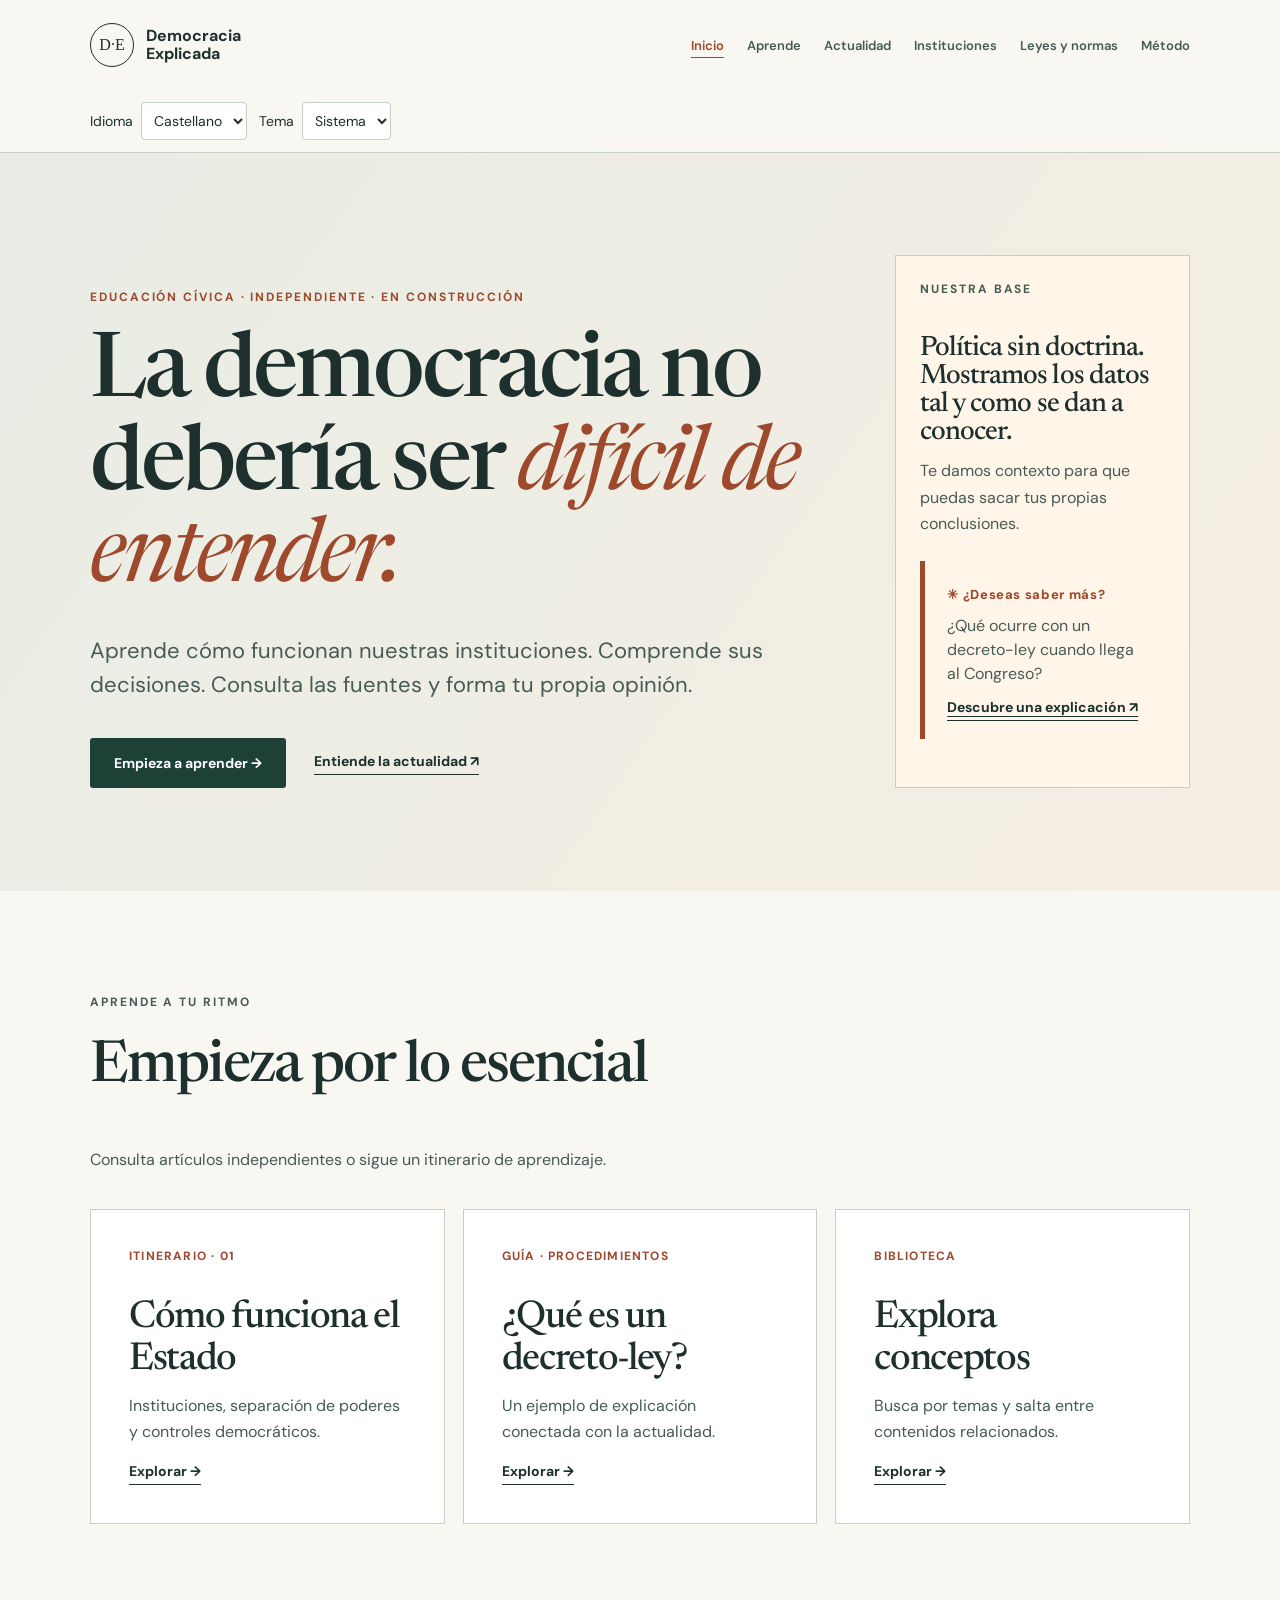
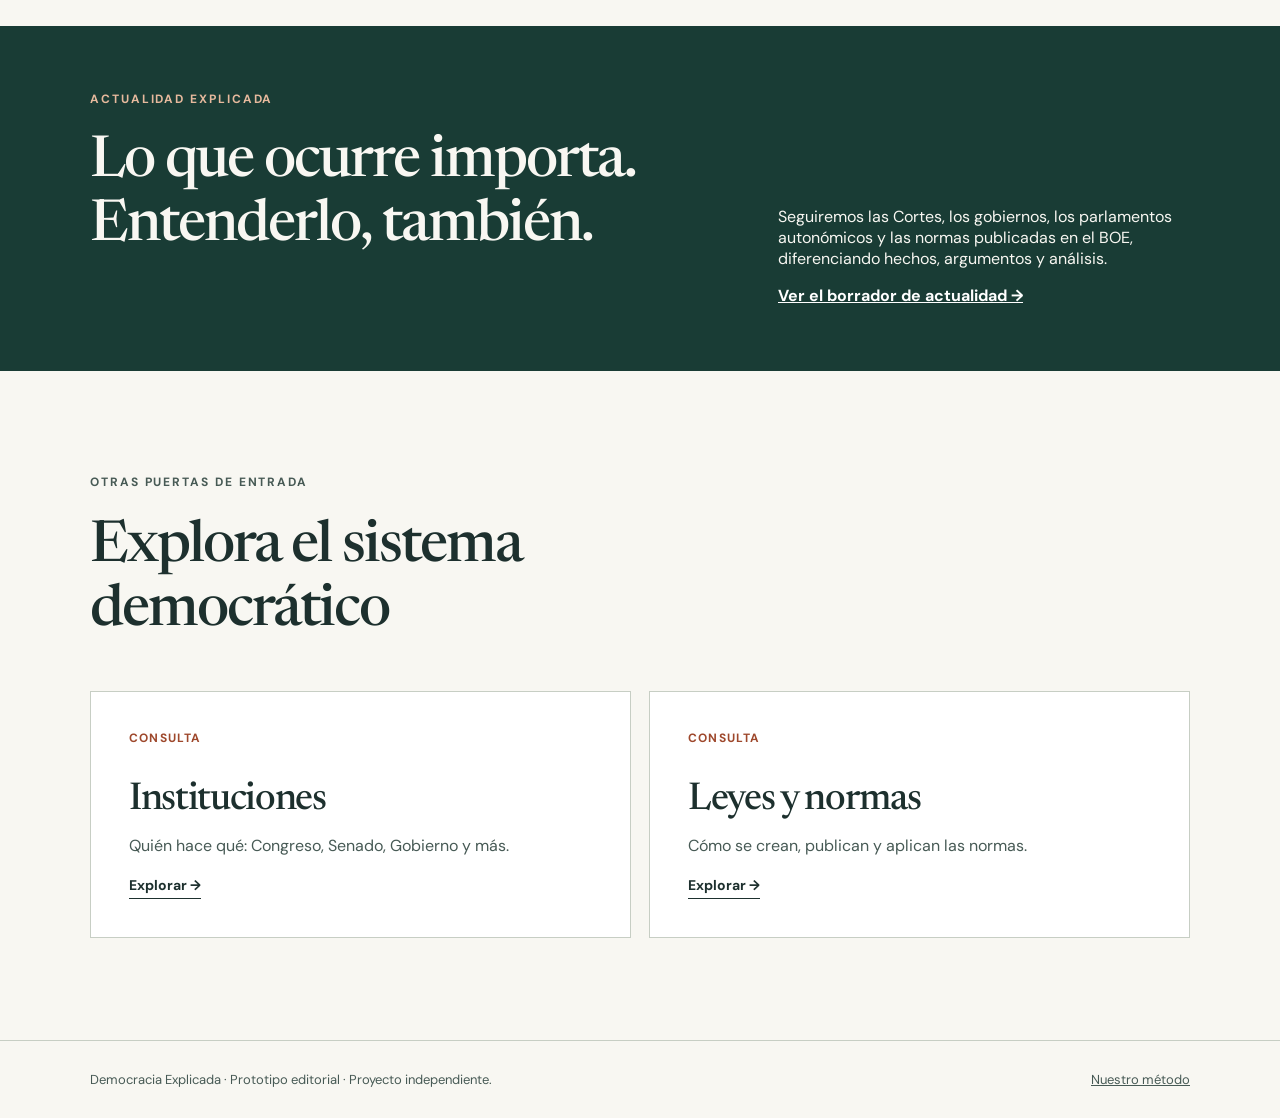
<file: index.html>
<!doctype html>
<html lang="es">
  <head>
    <meta charset="utf-8" />
    <meta name="viewport" content="width=device-width, initial-scale=1" />
    <meta
      name="description"
      content="Aprende cómo funciona la democracia española y comprende la actualidad con contexto."
    />
    <title>Inicio · Democracia Explicada</title>
    <link rel="stylesheet" href="assets/styles.css" />
    <link rel="stylesheet" href="assets/prototype.css" />
    <link rel="stylesheet" href="assets/preferences.css" />
    <script src="assets/theme.js"></script>
    <script defer src="assets/locales.js"></script>
    <script defer src="assets/preferences.js"></script>
  </head>
  <body>
    <a class="skip" href="#contenido" data-i18n="skip">Saltar al contenido</a>
    <header class="site-header">
      <div class="container header-inner">
        <a class="brand" href=""
          ><span class="mark">D·E</span
          ><span>Democracia<br />Explicada</span></a
        >
        <nav aria-label="Navegación principal">
          <a href="" aria-current="page" data-i18n="home">Inicio</a
          ><a href="aprende/" data-i18n="learn">Aprende</a
          ><a href="actualidad/" data-i18n="news">Actualidad</a
          ><a href="instituciones/" data-i18n="institutions">Instituciones</a
          ><a href="normas/" data-i18n="laws">Leyes y normas</a
          ><a href="metodo/" data-i18n="method">Método</a>
        </nav>
      </div>
      <div class="container preferences" lang="es">
        <label
          ><span data-i18n="language">Idioma</span
          ><select id="language">
            <option value="es" lang="es">Castellano</option>
            <option value="ca" lang="ca">Català</option>
            <option value="gl" lang="gl">Galego</option>
            <option value="eu" lang="eu">Euskara</option>
            <option value="ca-valencia" lang="ca-valencia">Valencià</option>
            <option value="en" lang="en">English</option>
          </select></label
        ><label
          ><span data-i18n="theme">Tema</span
          ><select id="theme">
            <option value="system" data-i18n="system">Sistema</option>
            <option value="light" data-i18n="light">Claro</option>
            <option value="dark" data-i18n="dark">Oscuro</option>
          </select></label
        >
      </div>
    </header>
    <div class="translation-notice" role="status" hidden></div>
    <main id="contenido" lang="es">
      <section class="hero">
        <div class="container hero-grid">
          <div>
            <p class="eyebrow">
              Educación cívica · Independiente · En construcción
            </p>
            <h1>La democracia no debería ser <em>difícil de entender.</em></h1>
            <p class="lead">
              Aprende cómo funcionan nuestras instituciones. Comprende sus
              decisiones. Consulta las fuentes y forma tu propia opinión.
            </p>
            <div class="actions">
              <a class="button" href="./aprende/">Empieza a aprender →</a
              ><a class="text-link" href="./actualidad/"
                >Entiende la actualidad ↗</a
              >
            </div>
          </div>
          <aside class="aside">
            <p class="eyebrow">Nuestra base</p>
            <h2>
              Política sin doctrina. Mostramos los datos tal y como se dan a
              conocer.
            </h2>
            <p>
              Te damos contexto para que puedas sacar tus propias conclusiones.
            </p>
            <aside class="know-more">
              <span class="know-label">✳ ¿Deseas saber más?</span>
              <p>¿Qué ocurre con un decreto-ley cuando llega al Congreso?</p>
              <a href="./aprende/decreto-ley/">Descubre una explicación ↗</a>
            </aside>
          </aside>
        </div>
      </section>
      <section class="section">
        <div class="container">
          <div class="section-heading">
            <p class="eyebrow">Aprende a tu ritmo</p>
            <h2>Empieza por lo esencial</h2>
            <p>
              Consulta artículos independientes o sigue un itinerario de
              aprendizaje.
            </p>
          </div>
          <div class="cards three">
            <article class="card">
              <span class="card-index">Itinerario · 01</span>
              <h3>Cómo funciona el Estado</h3>
              <p>
                Instituciones, separación de poderes y controles democráticos.
              </p>
              <a href="./aprende/">Explorar →</a>
            </article>
            <article class="card">
              <span class="card-index">Guía · Procedimientos</span>
              <h3>¿Qué es un decreto-ley?</h3>
              <p>Un ejemplo de explicación conectada con la actualidad.</p>
              <a href="./aprende/decreto-ley/">Explorar →</a>
            </article>
            <article class="card">
              <span class="card-index">Biblioteca</span>
              <h3>Explora conceptos</h3>
              <p>Busca por temas y salta entre contenidos relacionados.</p>
              <a href="./aprende/">Explorar →</a>
            </article>
          </div>
        </div>
      </section>
      <section class="band">
        <div class="container band-inner">
          <div>
            <p class="eyebrow">Actualidad explicada</p>
            <h2>Lo que ocurre importa. Entenderlo, también.</h2>
          </div>
          <div>
            <p>
              Seguiremos las Cortes, los gobiernos, los parlamentos autonómicos
              y las normas publicadas en el BOE, diferenciando hechos,
              argumentos y análisis.
            </p>
            <a class="light-link" href="./actualidad/"
              >Ver el borrador de actualidad →</a
            >
          </div>
        </div>
      </section>
      <section class="section">
        <div class="container">
          <div class="section-heading">
            <p class="eyebrow">Otras puertas de entrada</p>
            <h2>Explora el sistema democrático</h2>
          </div>
          <div class="cards">
            <article class="card">
              <span class="card-index">Consulta</span>
              <h3>Instituciones</h3>
              <p>Quién hace qué: Congreso, Senado, Gobierno y más.</p>
              <a href="./instituciones/">Explorar →</a>
            </article>
            <article class="card">
              <span class="card-index">Consulta</span>
              <h3>Leyes y normas</h3>
              <p>Cómo se crean, publican y aplican las normas.</p>
              <a href="./normas/">Explorar →</a>
            </article>
          </div>
        </div>
      </section>
    </main>
    <footer class="site-footer">
      <div class="container footer-inner">
        <p>
          Democracia Explicada · Prototipo editorial · Proyecto independiente.
        </p>
        <a href="metodo/" data-i18n="ourMethod">Nuestro método</a>
      </div>
    </footer>
  </body>
</html>
</file>
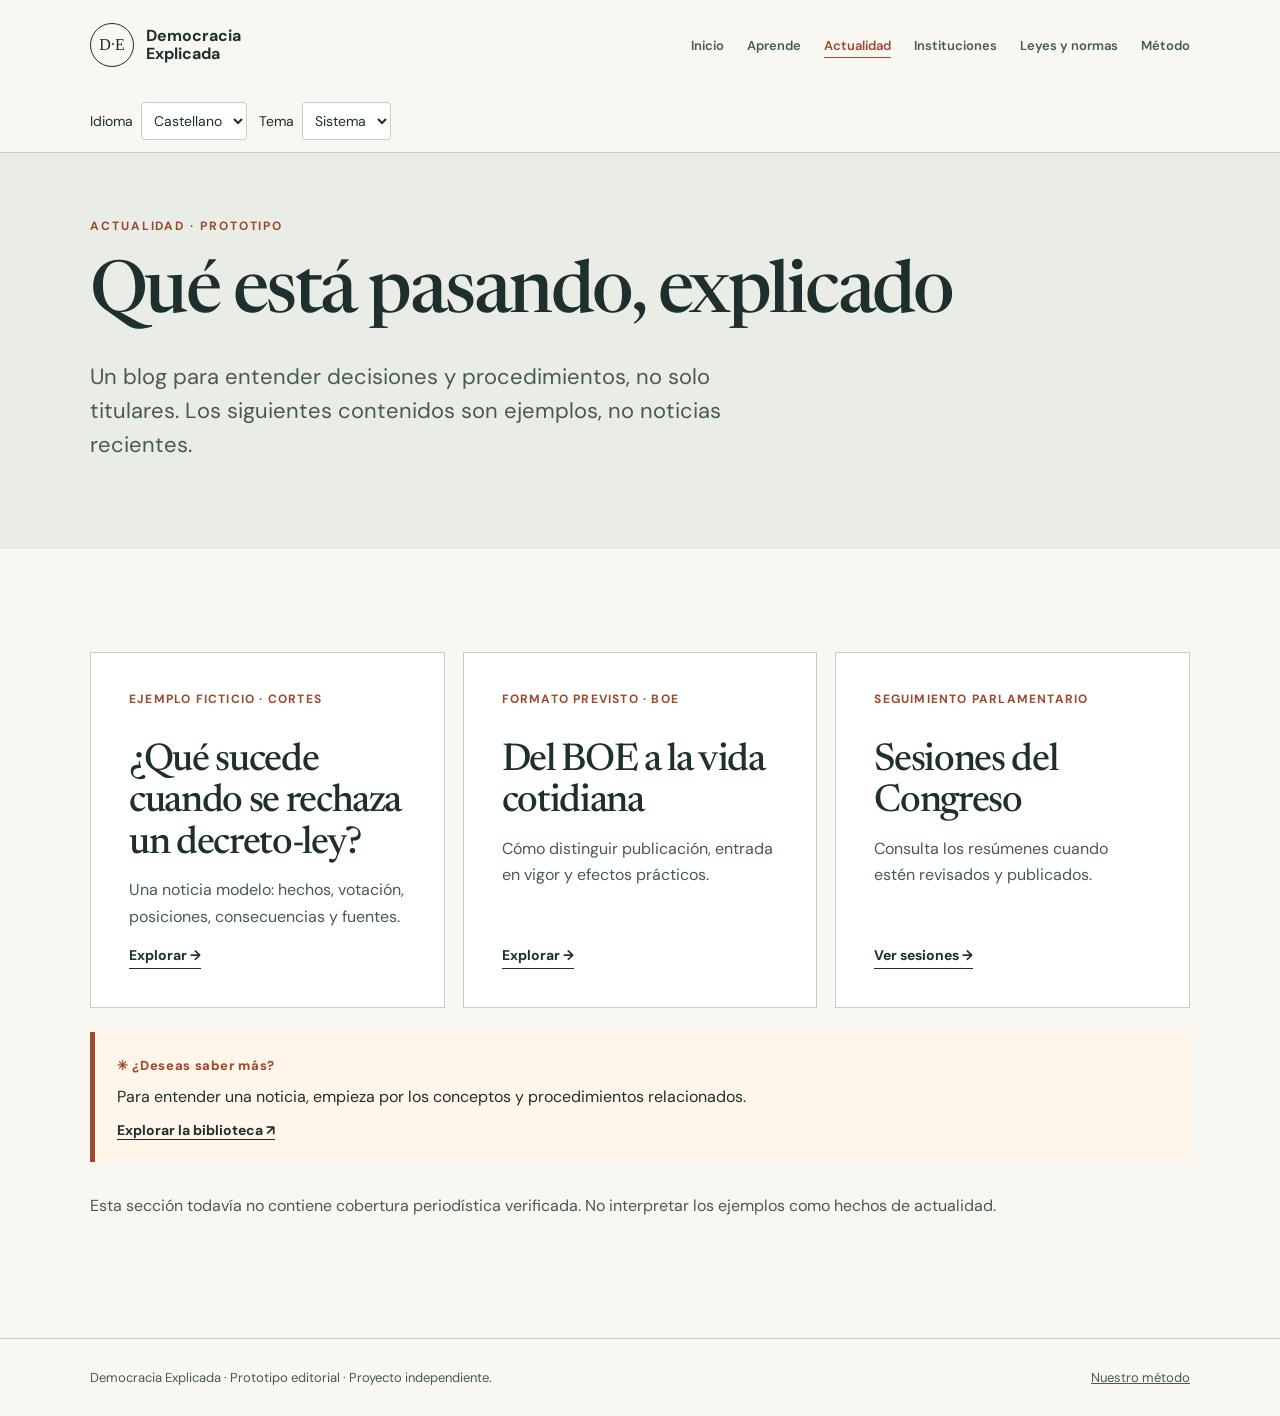
<file: actualidad/index.html>
<!doctype html>
<html lang="es">
  <head>
    <meta charset="utf-8" />
    <meta name="viewport" content="width=device-width, initial-scale=1" />
    <meta
      name="description"
      content="Borrador del blog de actualidad política y legislativa."
    />
    <title>Actualidad · Democracia Explicada</title>
    <link rel="stylesheet" href="../assets/styles.css" />
    <link rel="stylesheet" href="../assets/prototype.css" />
    <link rel="stylesheet" href="../assets/preferences.css" />
    <script src="../assets/theme.js"></script>
    <script defer src="../assets/locales.js"></script>
    <script defer src="../assets/preferences.js"></script>
  </head>
  <body>
    <a class="skip" href="#contenido" data-i18n="skip">Saltar al contenido</a>
    <header class="site-header">
      <div class="container header-inner">
        <a class="brand" href="../"
          ><span class="mark">D·E</span
          ><span>Democracia<br />Explicada</span></a
        >
        <nav aria-label="Navegación principal">
          <a href="../" data-i18n="home">Inicio</a
          ><a href="../aprende/" data-i18n="learn">Aprende</a
          ><a href="../actualidad/" aria-current="page" data-i18n="news"
            >Actualidad</a
          ><a href="../instituciones/" data-i18n="institutions">Instituciones</a
          ><a href="../normas/" data-i18n="laws">Leyes y normas</a
          ><a href="../metodo/" data-i18n="method">Método</a>
        </nav>
      </div>
      <div class="container preferences" lang="es">
        <label
          ><span data-i18n="language">Idioma</span
          ><select id="language">
            <option value="es" lang="es">Castellano</option>
            <option value="ca" lang="ca">Català</option>
            <option value="gl" lang="gl">Galego</option>
            <option value="eu" lang="eu">Euskara</option>
            <option value="ca-valencia" lang="ca-valencia">Valencià</option>
            <option value="en" lang="en">English</option>
          </select></label
        ><label
          ><span data-i18n="theme">Tema</span
          ><select id="theme">
            <option value="system" data-i18n="system">Sistema</option>
            <option value="light" data-i18n="light">Claro</option>
            <option value="dark" data-i18n="dark">Oscuro</option>
          </select></label
        >
      </div>
    </header>
    <div class="translation-notice" role="status" hidden></div>
    <main id="contenido" lang="es">
      <section class="page-intro compact">
        <div class="container">
          <p class="eyebrow">Actualidad · Prototipo</p>
          <h1>Qué está pasando, explicado</h1>
          <p class="lead">
            Un blog para entender decisiones y procedimientos, no solo
            titulares. Los siguientes contenidos son ejemplos, no noticias
            recientes.
          </p>
        </div>
      </section>
      <section class="section">
        <div class="container">
          <div class="cards three">
            <article class="card">
              <span class="card-index">Ejemplo ficticio · Cortes</span>
              <h3>¿Qué sucede cuando se rechaza un decreto-ley?</h3>
              <p>
                Una noticia modelo: hechos, votación, posiciones, consecuencias
                y fuentes.
              </p>
              <a href="../aprende/decreto-ley/">Explorar →</a>
            </article>
            <article class="card">
              <span class="card-index">Formato previsto · BOE</span>
              <h3>Del BOE a la vida cotidiana</h3>
              <p>
                Cómo distinguir publicación, entrada en vigor y efectos
                prácticos.
              </p>
              <a href="../normas/">Explorar →</a>
            </article>
            <article class="card">
              <span class="card-index">Seguimiento parlamentario</span>
              <h3>Sesiones del Congreso</h3>
              <p>Consulta los resúmenes cuando estén revisados y publicados.</p>
              <a href="../sesiones/">Ver sesiones →</a>
            </article>
          </div>
          <aside class="know-more">
            <span class="know-label">✳ ¿Deseas saber más?</span>
            <p>
              Para entender una noticia, empieza por los conceptos y
              procedimientos relacionados.
            </p>
            <a href="../aprende/">Explorar la biblioteca ↗</a>
          </aside>
          <p class="source-note">
            Esta sección todavía no contiene cobertura periodística verificada.
            No interpretar los ejemplos como hechos de actualidad.
          </p>
        </div>
      </section>
    </main>
    <footer class="site-footer">
      <div class="container footer-inner">
        <p>
          Democracia Explicada · Prototipo editorial · Proyecto independiente.
        </p>
        <a href="../metodo/" data-i18n="ourMethod">Nuestro método</a>
      </div>
    </footer>
  </body>
</html>
</file>
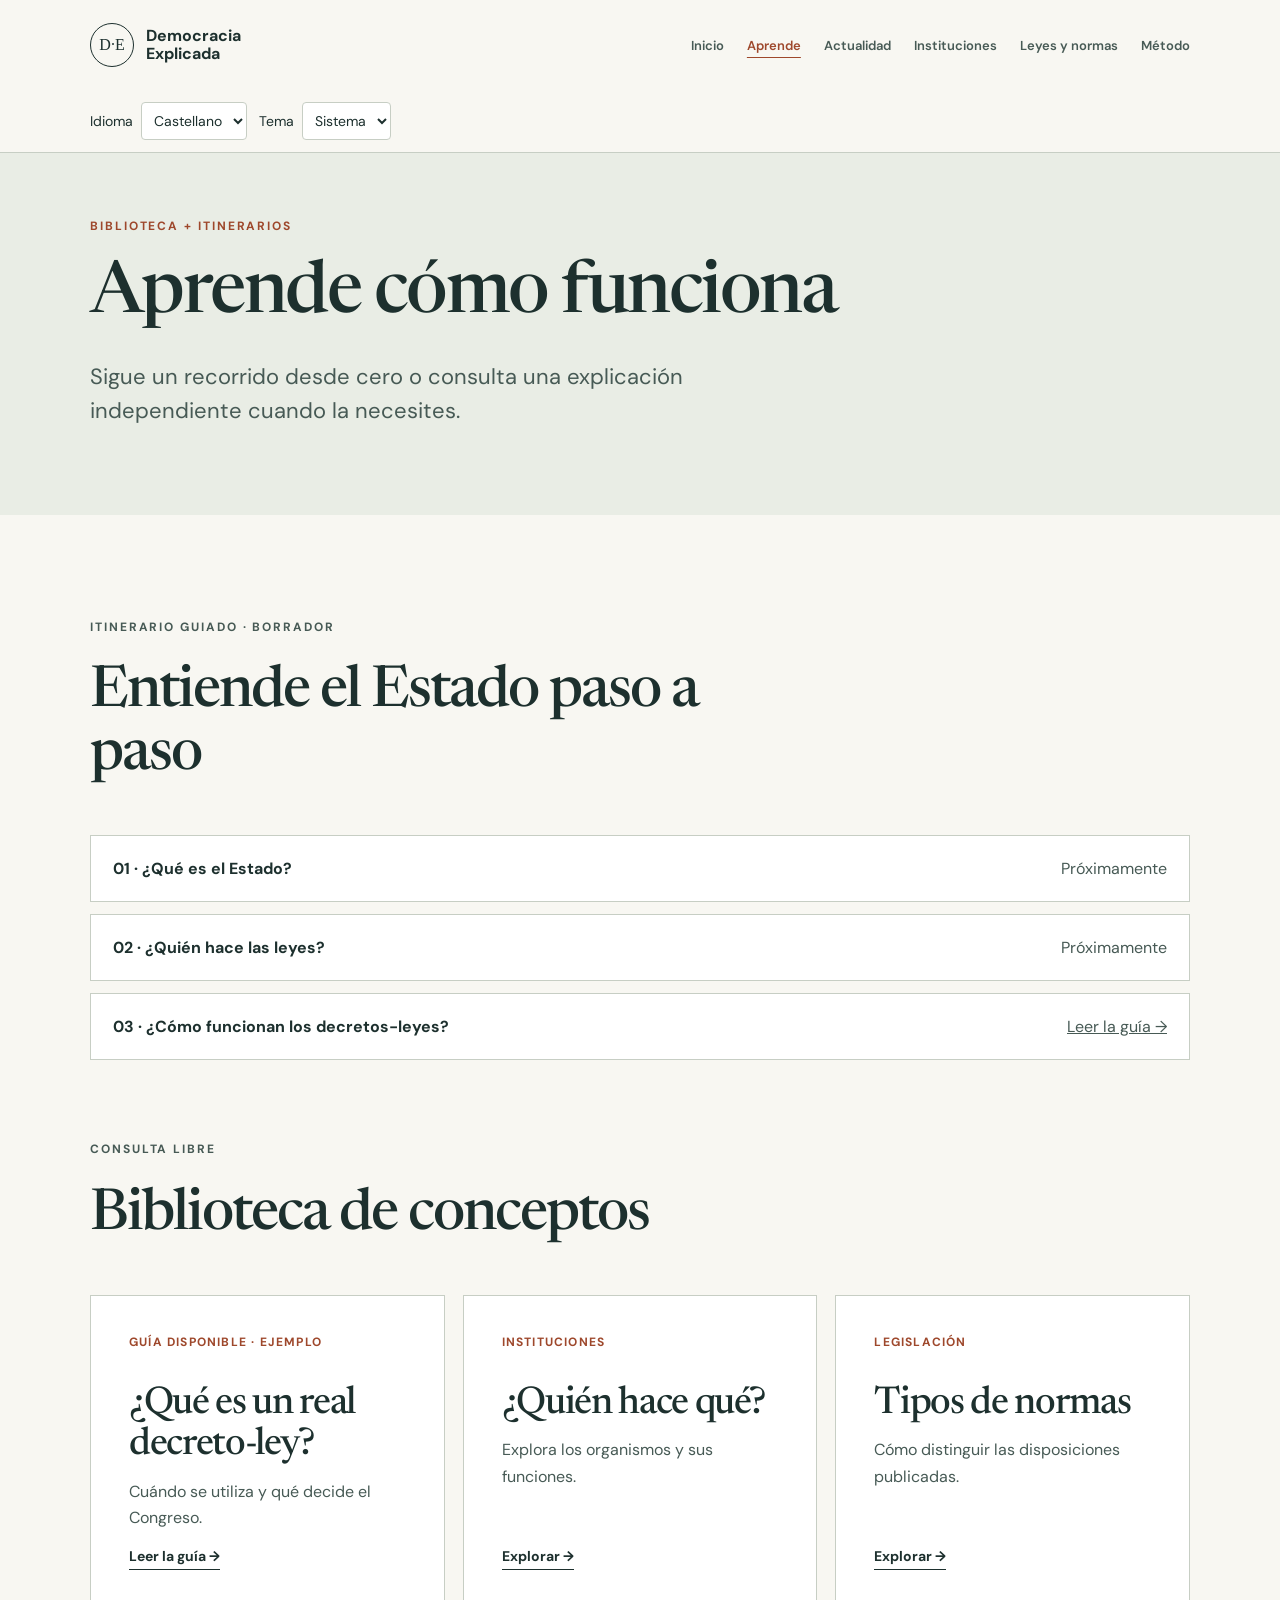
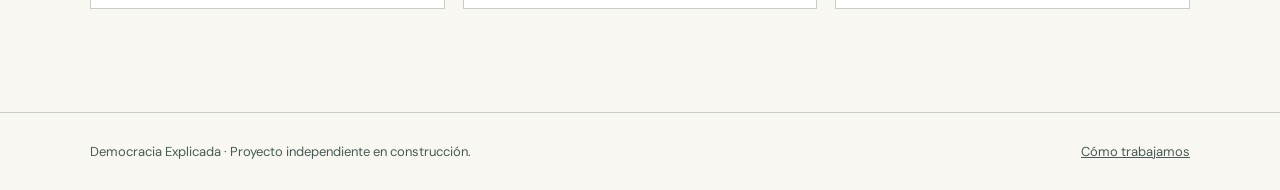
<file: aprende/index.html>
<!doctype html>
<html lang="es"><head><meta charset="utf-8"><meta name="viewport" content="width=device-width, initial-scale=1"><meta name="description" content="Guías para entender las instituciones y los procedimientos de la democracia española."><title>Aprende · Democracia Explicada</title><link rel="stylesheet" href="../assets/styles.css"><link rel="stylesheet" href="../assets/prototype.css"><link rel="stylesheet" href="../assets/preferences.css"><script src="../assets/theme.js"></script><script defer src="../assets/locales.js"></script><script defer src="../assets/preferences.js"></script></head>
<body><a class="skip" href="#contenido" data-i18n="skip">Saltar al contenido</a><header class="site-header"><div class="container header-inner"><a class="brand" href="../"><span class="mark" aria-hidden="true">D·E</span><span>Democracia<br>Explicada</span></a><nav aria-label="Navegación principal"><a href="../" data-i18n="home">Inicio</a><a href="../aprende/" aria-current="page" data-i18n="learn">Aprende</a><a href="../actualidad/" data-i18n="news">Actualidad</a><a href="../instituciones/" data-i18n="institutions">Instituciones</a><a href="../normas/" data-i18n="laws">Leyes y normas</a><a href="../metodo/" data-i18n="method">Método</a></nav></div><div class="container preferences" lang="es"><label><span data-i18n="language">Idioma</span><select id="language"><option value="es" lang="es">Castellano</option><option value="ca" lang="ca">Català</option><option value="gl" lang="gl">Galego</option><option value="eu" lang="eu">Euskara</option><option value="ca-valencia" lang="ca-valencia">Valencià</option><option value="en" lang="en">English</option></select></label><label><span data-i18n="theme">Tema</span><select id="theme"><option value="system" data-i18n="system">Sistema</option><option value="light" data-i18n="light">Claro</option><option value="dark" data-i18n="dark">Oscuro</option></select></label></div></header><div class="translation-notice" role="status" hidden></div>
<main id="contenido" lang="es"><section class="page-intro compact"><div class="container"><p class="eyebrow">Biblioteca + itinerarios</p><h1>Aprende cómo funciona</h1><p class="lead">Sigue un recorrido desde cero o consulta una explicación independiente cuando la necesites.</p></div></section><section class="section"><div class="container"><div class="section-heading"><p class="eyebrow">Itinerario guiado · Borrador</p><h2>Entiende el Estado paso a paso</h2></div><ol class="learning-path"><li><strong>01 · ¿Qué es el Estado?</strong><span>Próximamente</span></li><li><strong>02 · ¿Quién hace las leyes?</strong><span>Próximamente</span></li><li><strong>03 · ¿Cómo funcionan los decretos-leyes?</strong><span><a href="./decreto-ley/">Leer la guía →</a></span></li></ol><div class="section-heading"><p class="eyebrow">Consulta libre</p><h2>Biblioteca de conceptos</h2></div><div class="cards three"><article class="card"><span class="card-index">Guía disponible · Ejemplo</span><h3>¿Qué es un real decreto-ley?</h3><p>Cuándo se utiliza y qué decide el Congreso.</p><a href="./decreto-ley/">Leer la guía →</a></article><article class="card"><span class="card-index">Instituciones</span><h3>¿Quién hace qué?</h3><p>Explora los organismos y sus funciones.</p><a href="../instituciones/">Explorar →</a></article><article class="card"><span class="card-index">Legislación</span><h3>Tipos de normas</h3><p>Cómo distinguir las disposiciones publicadas.</p><a href="../normas/">Explorar →</a></article></div></div></section></main>
<footer class="site-footer"><div class="container footer-inner"><p>Democracia Explicada · Proyecto independiente en construcción.</p><a href="../metodo/">Cómo trabajamos</a></div></footer></body></html>
</file>
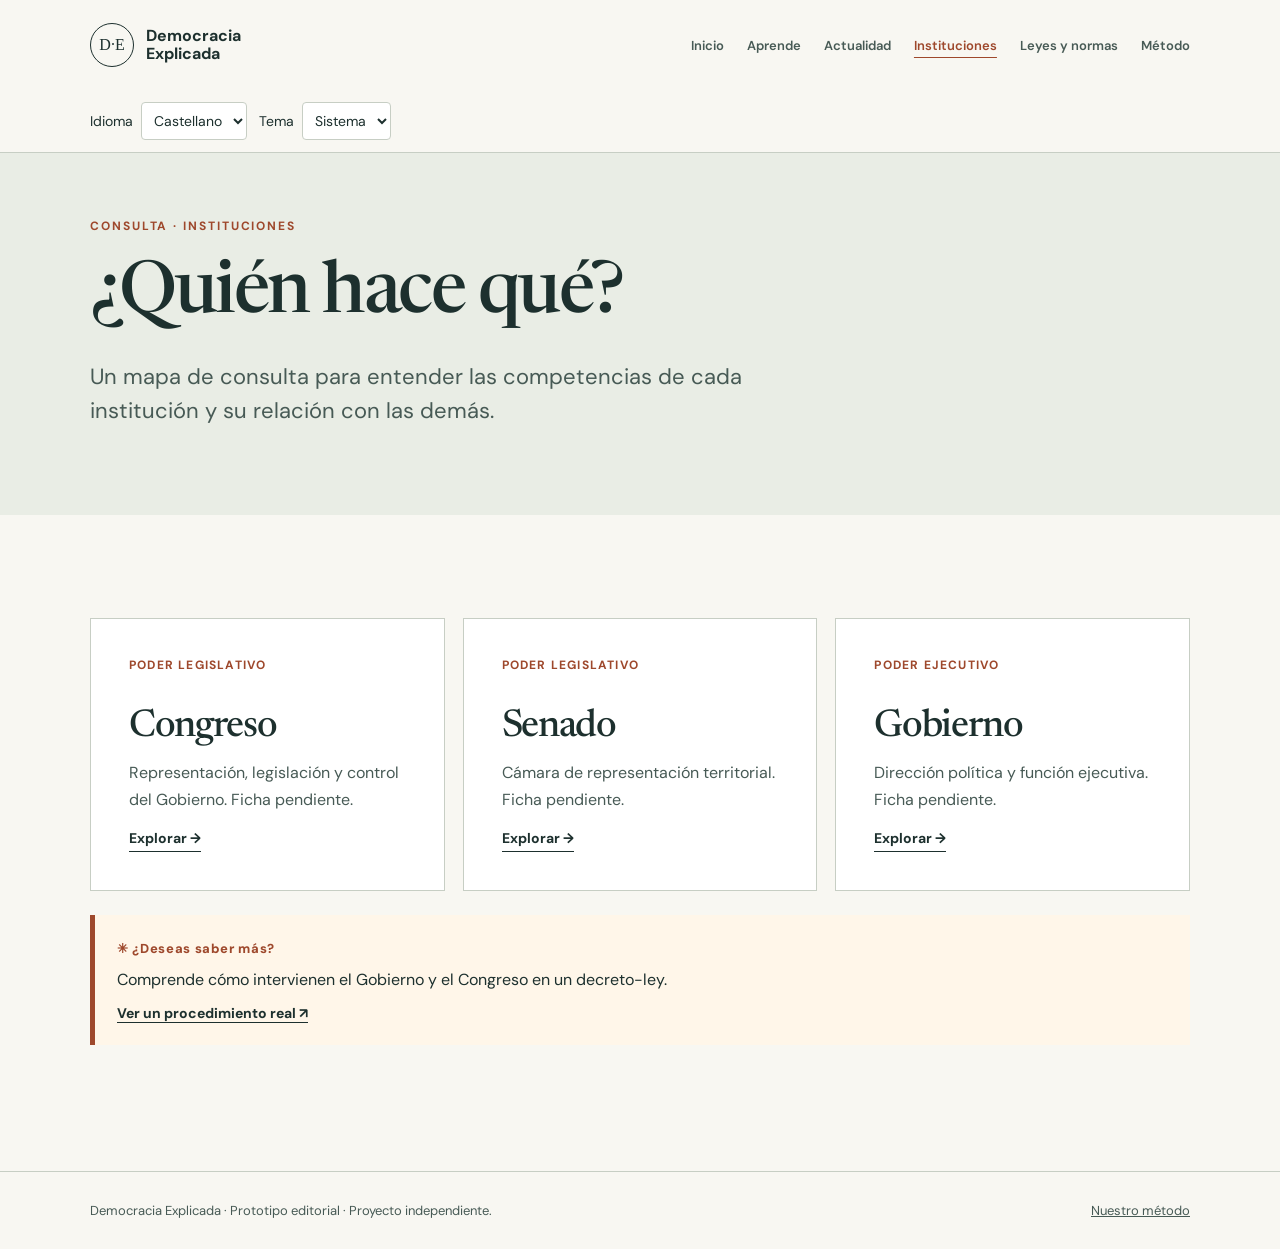
<file: instituciones/index.html>
<!doctype html><html lang="es"><head><meta charset="utf-8"><meta name="viewport" content="width=device-width, initial-scale=1"><meta name="description" content="Mapa inicial de las instituciones de la democracia española."><title>Instituciones · Democracia Explicada</title><link rel="stylesheet" href="../assets/styles.css"><link rel="stylesheet" href="../assets/prototype.css"><link rel="stylesheet" href="../assets/preferences.css"><script src="../assets/theme.js"></script><script defer src="../assets/locales.js"></script><script defer src="../assets/preferences.js"></script></head><body><a class="skip" href="#contenido" data-i18n="skip">Saltar al contenido</a><header class="site-header"><div class="container header-inner"><a class="brand" href="../"><span class="mark">D·E</span><span>Democracia<br>Explicada</span></a><nav aria-label="Navegación principal"><a href="../" data-i18n="home">Inicio</a><a href="../aprende/" data-i18n="learn">Aprende</a><a href="../actualidad/" data-i18n="news">Actualidad</a><a href="../instituciones/" aria-current="page" data-i18n="institutions">Instituciones</a><a href="../normas/" data-i18n="laws">Leyes y normas</a><a href="../metodo/" data-i18n="method">Método</a></nav></div><div class="container preferences" lang="es"><label><span data-i18n="language">Idioma</span><select id="language"><option value="es" lang="es">Castellano</option><option value="ca" lang="ca">Català</option><option value="gl" lang="gl">Galego</option><option value="eu" lang="eu">Euskara</option><option value="ca-valencia" lang="ca-valencia">Valencià</option><option value="en" lang="en">English</option></select></label><label><span data-i18n="theme">Tema</span><select id="theme"><option value="system" data-i18n="system">Sistema</option><option value="light" data-i18n="light">Claro</option><option value="dark" data-i18n="dark">Oscuro</option></select></label></div></header><div class="translation-notice" role="status" hidden></div><main id="contenido" lang="es"><section class="page-intro compact"><div class="container"><p class="eyebrow">Consulta · Instituciones</p><h1>¿Quién hace qué?</h1><p class="lead">Un mapa de consulta para entender las competencias de cada institución y su relación con las demás.</p></div></section><section class="section"><div class="container"><div class="cards three"><article class="card"><span class="card-index">Poder legislativo</span><h3>Congreso</h3><p>Representación, legislación y control del Gobierno. Ficha pendiente.</p><a href="../aprende/">Explorar →</a></article><article class="card"><span class="card-index">Poder legislativo</span><h3>Senado</h3><p>Cámara de representación territorial. Ficha pendiente.</p><a href="../aprende/">Explorar →</a></article><article class="card"><span class="card-index">Poder ejecutivo</span><h3>Gobierno</h3><p>Dirección política y función ejecutiva. Ficha pendiente.</p><a href="../aprende/">Explorar →</a></article></div><aside class="know-more"><span class="know-label">✳ ¿Deseas saber más?</span><p>Comprende cómo intervienen el Gobierno y el Congreso en un decreto-ley.</p><a href="../aprende/decreto-ley/">Ver un procedimiento real ↗</a></aside></div></section></main><footer class="site-footer"><div class="container footer-inner"><p>Democracia Explicada · Prototipo editorial · Proyecto independiente.</p><a href="../metodo/" data-i18n="ourMethod">Nuestro método</a></div></footer></body></html>
</file>
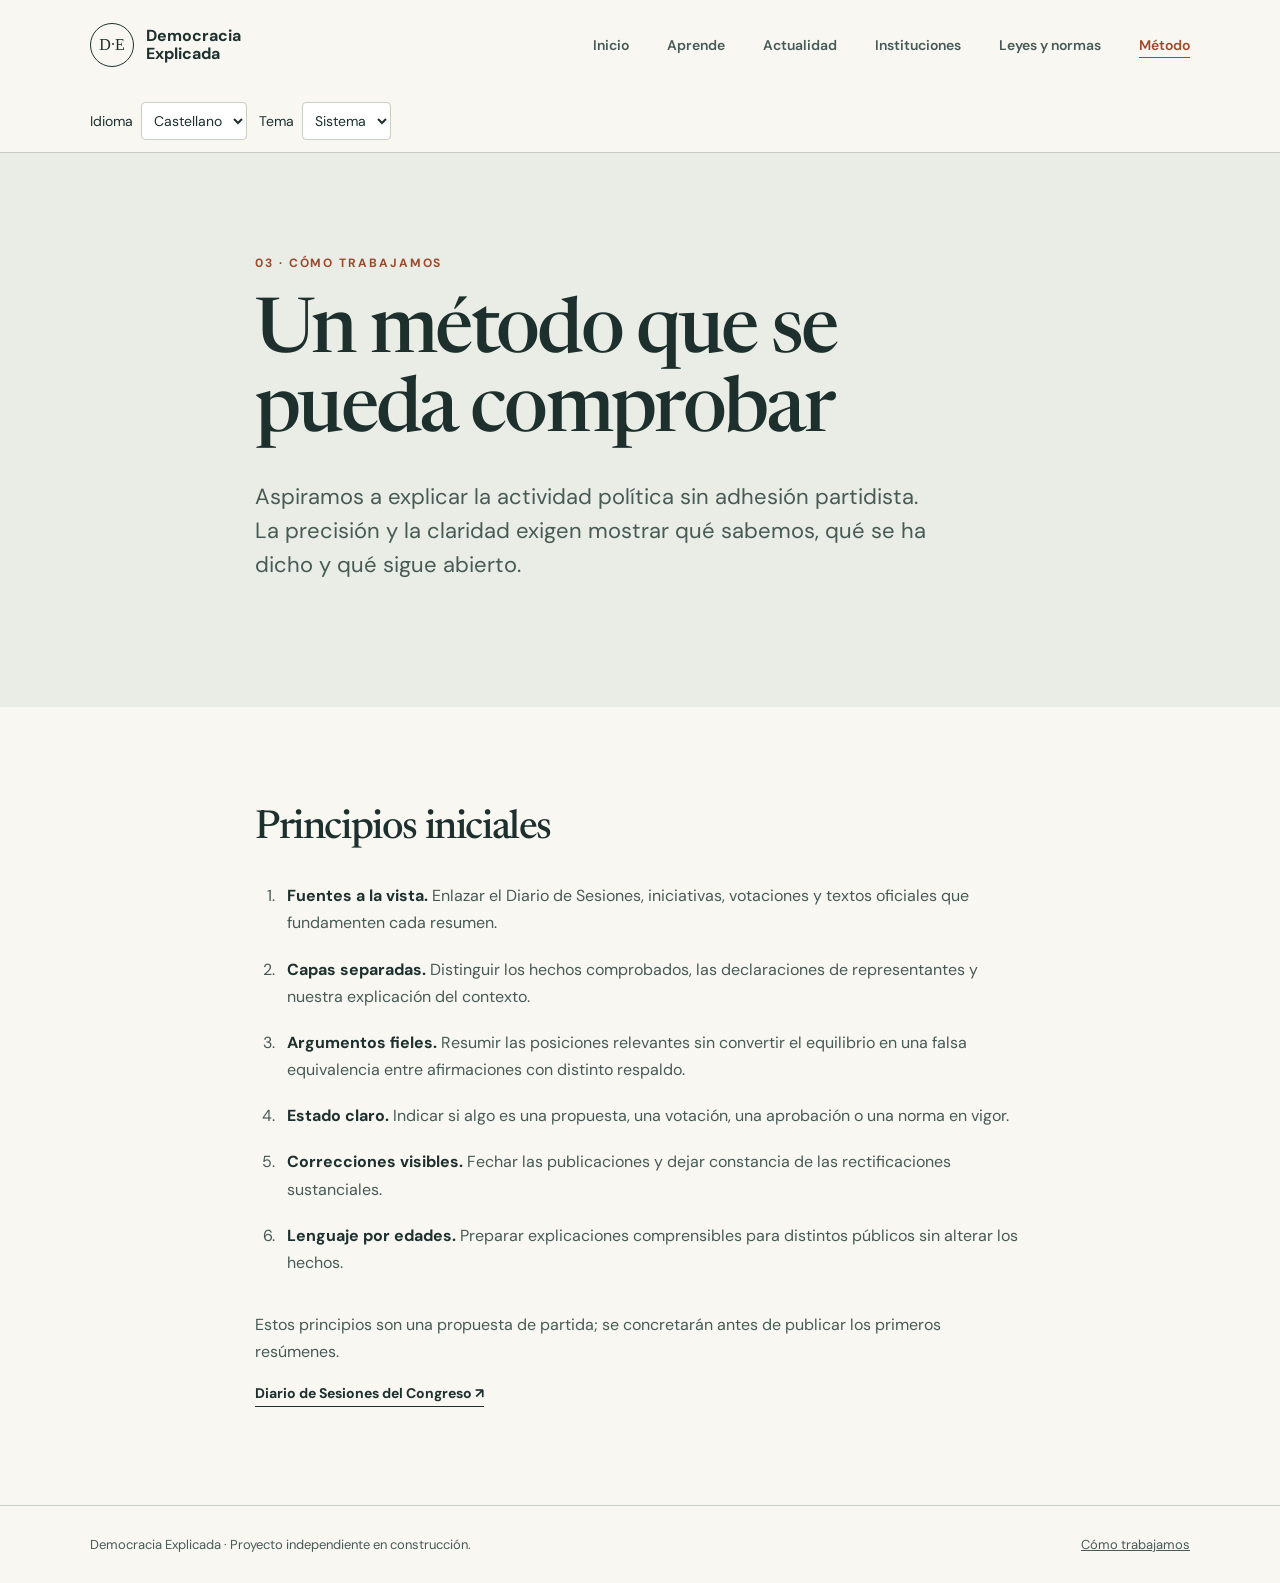
<file: metodo/index.html>
<!doctype html>
<html lang="es">
  <head>
    <meta charset="utf-8" />
    <meta name="viewport" content="width=device-width, initial-scale=1" />
    <meta
      name="description"
      content="Principios de publicación y verificación de Democracia Explicada."
    />
    <title>Método editorial · Democracia Explicada</title>
    <link rel="stylesheet" href="../assets/styles.css" />
    <link rel="stylesheet" href="../assets/preferences.css" />
    <script src="../assets/theme.js"></script>
    <script defer src="../assets/locales.js"></script>
    <script defer src="../assets/preferences.js"></script>
  </head>
  <body>
    <a class="skip" href="#contenido" data-i18n="skip">Saltar al contenido</a>
    <header class="site-header">
      <div class="container header-inner">
        <a class="brand" href="../"
          ><span class="mark" aria-hidden="true">D·E</span
          ><span>Democracia<br />Explicada</span></a
        >
        <nav aria-label="Navegación principal">
          <a href="../" data-i18n="home">Inicio</a
          ><a href="../aprende/" data-i18n="learn">Aprende</a
          ><a href="../actualidad/" data-i18n="news">Actualidad</a
          ><a href="../instituciones/" data-i18n="institutions">Instituciones</a
          ><a href="../normas/" data-i18n="laws">Leyes y normas</a
          ><a href="../metodo/" aria-current="page" data-i18n="method"
            >Método</a
          >
        </nav>
      </div>
      <div class="container preferences" lang="es">
        <label
          ><span data-i18n="language">Idioma</span
          ><select id="language">
            <option value="es" lang="es">Castellano</option>
            <option value="ca" lang="ca">Català</option>
            <option value="gl" lang="gl">Galego</option>
            <option value="eu" lang="eu">Euskara</option>
            <option value="ca-valencia" lang="ca-valencia">Valencià</option>
            <option value="en" lang="en">English</option>
          </select></label
        ><label
          ><span data-i18n="theme">Tema</span
          ><select id="theme">
            <option value="system" data-i18n="system">Sistema</option>
            <option value="light" data-i18n="light">Claro</option>
            <option value="dark" data-i18n="dark">Oscuro</option>
          </select></label
        >
      </div>
    </header>
    <div class="translation-notice" role="status" hidden></div>
    <main id="contenido" lang="es">
      <section class="page-intro">
        <div class="container narrow">
          <p class="eyebrow">03 · Cómo trabajamos</p>
          <h1>Un método que se pueda comprobar</h1>
          <p class="lead">
            Aspiramos a explicar la actividad política sin adhesión partidista.
            La precisión y la claridad exigen mostrar qué sabemos, qué se ha
            dicho y qué sigue abierto.
          </p>
        </div>
      </section>
      <section class="section">
        <div class="container narrow prose">
          <h2>Principios iniciales</h2>
          <ol class="principles">
            <li>
              <strong>Fuentes a la vista.</strong> Enlazar el Diario de
              Sesiones, iniciativas, votaciones y textos oficiales que
              fundamenten cada resumen.
            </li>
            <li>
              <strong>Capas separadas.</strong> Distinguir los hechos
              comprobados, las declaraciones de representantes y nuestra
              explicación del contexto.
            </li>
            <li>
              <strong>Argumentos fieles.</strong> Resumir las posiciones
              relevantes sin convertir el equilibrio en una falsa equivalencia
              entre afirmaciones con distinto respaldo.
            </li>
            <li>
              <strong>Estado claro.</strong> Indicar si algo es una propuesta,
              una votación, una aprobación o una norma en vigor.
            </li>
            <li>
              <strong>Correcciones visibles.</strong> Fechar las publicaciones y
              dejar constancia de las rectificaciones sustanciales.
            </li>
            <li>
              <strong>Lenguaje por edades.</strong> Preparar explicaciones
              comprensibles para distintos públicos sin alterar los hechos.
            </li>
          </ol>
          <p>
            Estos principios son una propuesta de partida; se concretarán antes
            de publicar los primeros resúmenes.
          </p>
          <a
            class="text-link"
            href="https://www.congreso.es/es/diario-de-sesiones"
            >Diario de Sesiones del Congreso ↗</a
          >
        </div>
      </section>
    </main>
    <footer class="site-footer">
      <div class="container footer-inner">
        <p>Democracia Explicada · Proyecto independiente en construcción.</p>
        <a href="../metodo/">Cómo trabajamos</a>
      </div>
    </footer>
  </body>
</html>
</file>
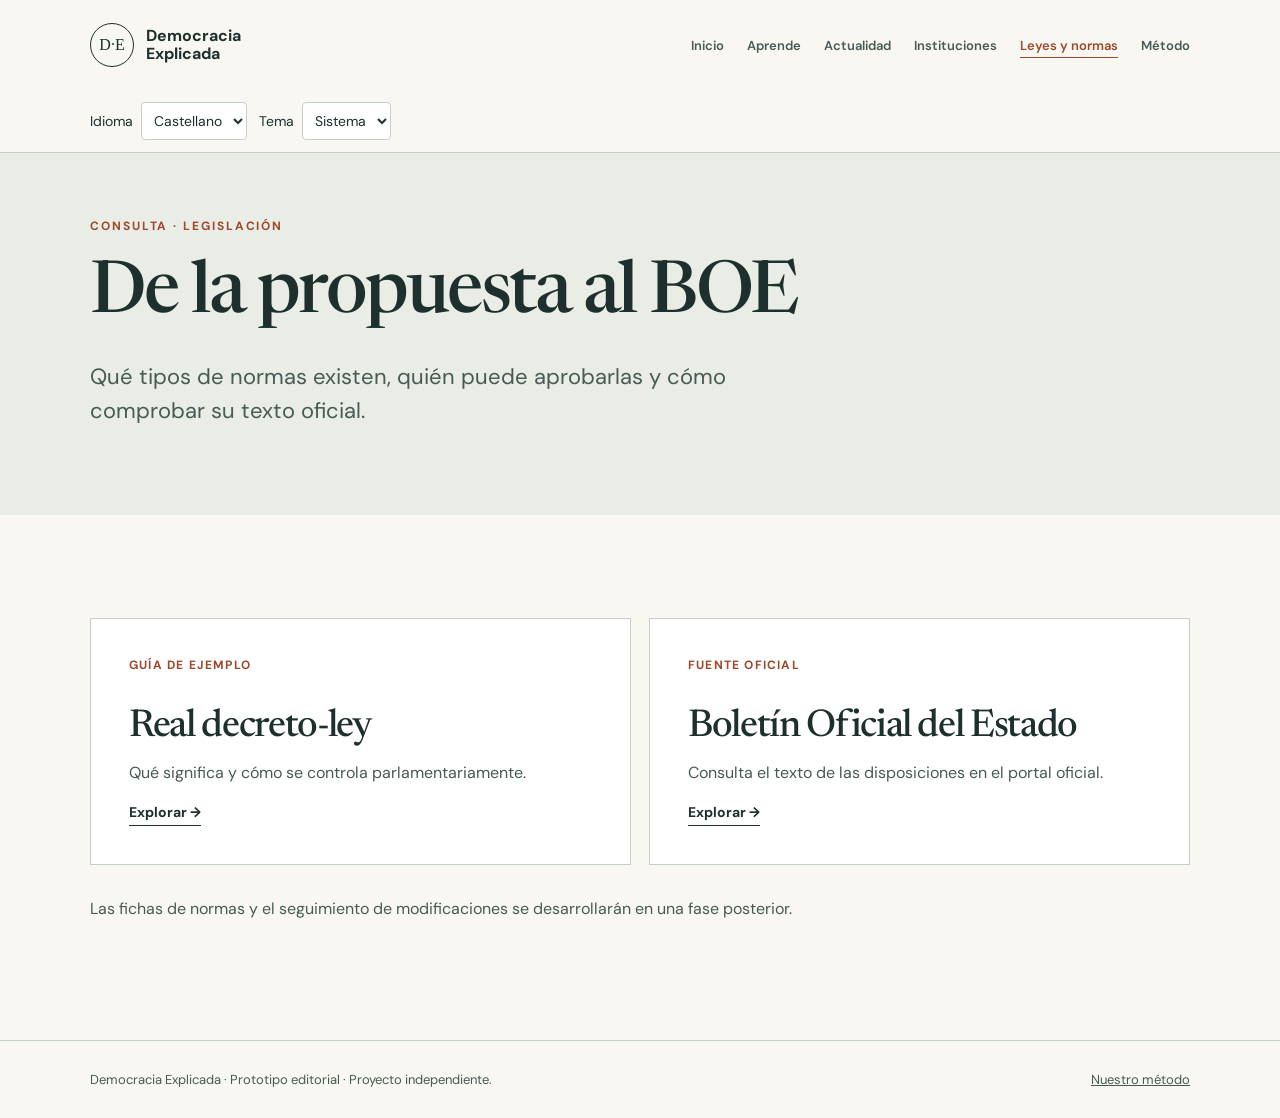
<file: normas/index.html>
<!doctype html><html lang="es"><head><meta charset="utf-8"><meta name="viewport" content="width=device-width, initial-scale=1"><meta name="description" content="Introducción a las leyes y las normas españolas."><title>Leyes y normas · Democracia Explicada</title><link rel="stylesheet" href="../assets/styles.css"><link rel="stylesheet" href="../assets/prototype.css"><link rel="stylesheet" href="../assets/preferences.css"><script src="../assets/theme.js"></script><script defer src="../assets/locales.js"></script><script defer src="../assets/preferences.js"></script></head><body><a class="skip" href="#contenido" data-i18n="skip">Saltar al contenido</a><header class="site-header"><div class="container header-inner"><a class="brand" href="../"><span class="mark">D·E</span><span>Democracia<br>Explicada</span></a><nav aria-label="Navegación principal"><a href="../" data-i18n="home">Inicio</a><a href="../aprende/" data-i18n="learn">Aprende</a><a href="../actualidad/" data-i18n="news">Actualidad</a><a href="../instituciones/" data-i18n="institutions">Instituciones</a><a href="../normas/" aria-current="page" data-i18n="laws">Leyes y normas</a><a href="../metodo/" data-i18n="method">Método</a></nav></div><div class="container preferences" lang="es"><label><span data-i18n="language">Idioma</span><select id="language"><option value="es" lang="es">Castellano</option><option value="ca" lang="ca">Català</option><option value="gl" lang="gl">Galego</option><option value="eu" lang="eu">Euskara</option><option value="ca-valencia" lang="ca-valencia">Valencià</option><option value="en" lang="en">English</option></select></label><label><span data-i18n="theme">Tema</span><select id="theme"><option value="system" data-i18n="system">Sistema</option><option value="light" data-i18n="light">Claro</option><option value="dark" data-i18n="dark">Oscuro</option></select></label></div></header><div class="translation-notice" role="status" hidden></div><main id="contenido" lang="es"><section class="page-intro compact"><div class="container"><p class="eyebrow">Consulta · Legislación</p><h1>De la propuesta al BOE</h1><p class="lead">Qué tipos de normas existen, quién puede aprobarlas y cómo comprobar su texto oficial.</p></div></section><section class="section"><div class="container"><div class="cards"><article class="card"><span class="card-index">Guía de ejemplo</span><h3>Real decreto-ley</h3><p>Qué significa y cómo se controla parlamentariamente.</p><a href="../aprende/decreto-ley/">Explorar →</a></article><article class="card"><span class="card-index">Fuente oficial</span><h3>Boletín Oficial del Estado</h3><p>Consulta el texto de las disposiciones en el portal oficial.</p><a href="https://www.boe.es/">Explorar →</a></article></div><p class="source-note">Las fichas de normas y el seguimiento de modificaciones se desarrollarán en una fase posterior.</p></div></section></main><footer class="site-footer"><div class="container footer-inner"><p>Democracia Explicada · Prototipo editorial · Proyecto independiente.</p><a href="../metodo/" data-i18n="ourMethod">Nuestro método</a></div></footer></body></html>
</file>
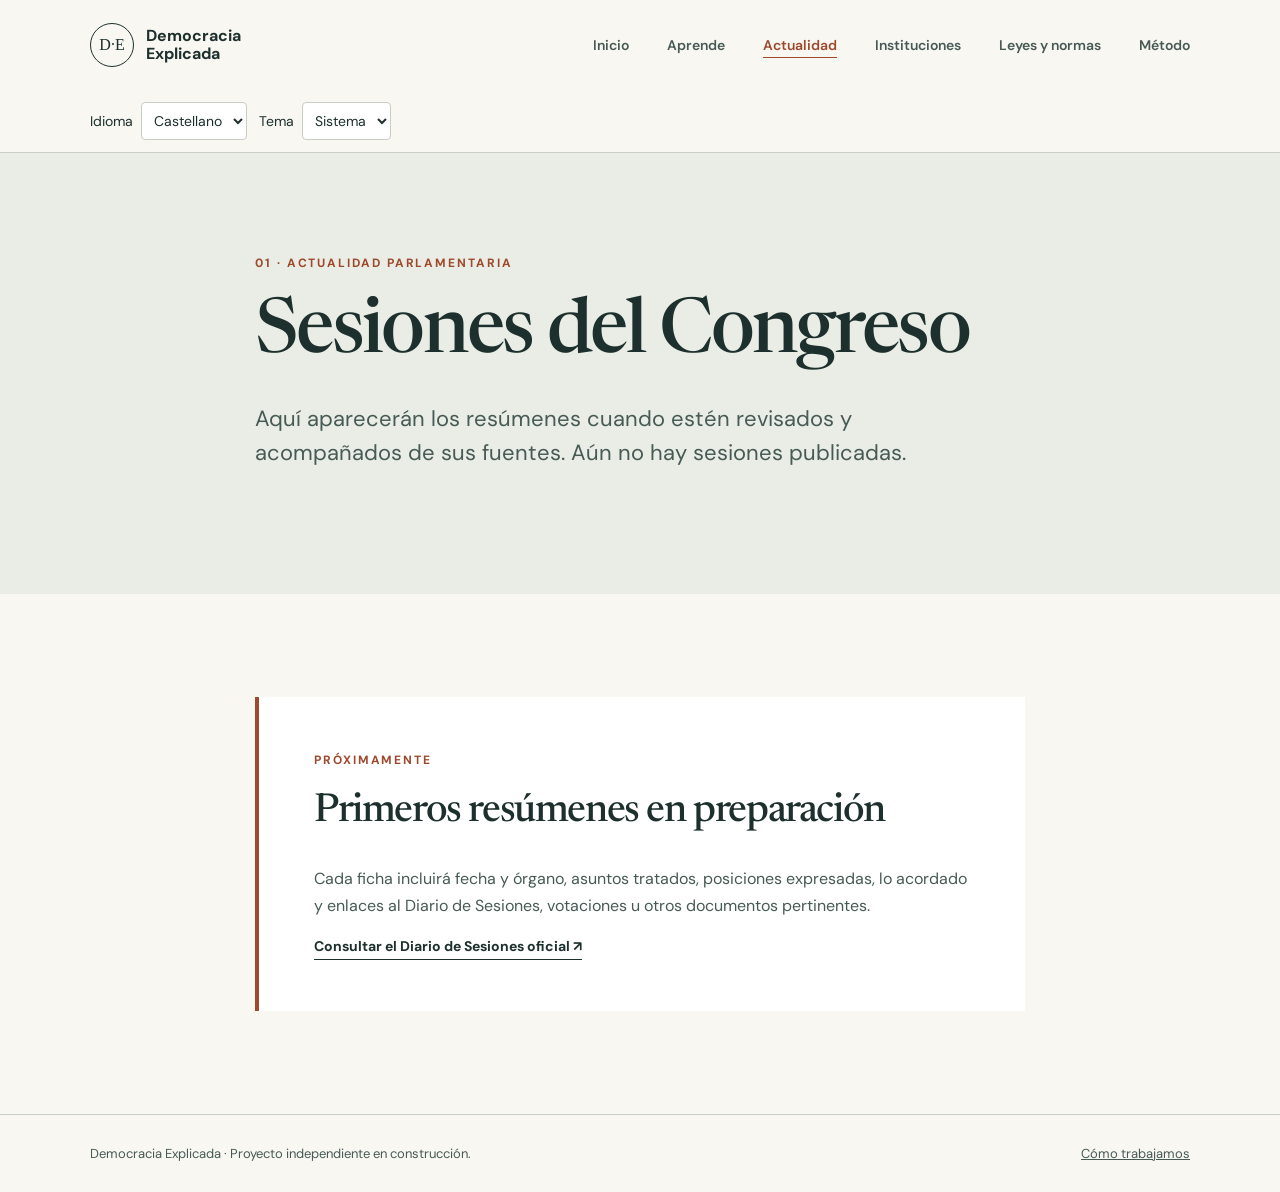
<file: sesiones/index.html>
<!doctype html>
<html lang="es">
  <head>
    <meta charset="utf-8" />
    <meta name="viewport" content="width=device-width, initial-scale=1" />
    <meta
      name="description"
      content="Resúmenes documentados de las sesiones del Congreso de los Diputados."
    />
    <title>Sesiones · Democracia Explicada</title>
    <link rel="stylesheet" href="../assets/styles.css" />
    <link rel="stylesheet" href="../assets/preferences.css" />
    <script src="../assets/theme.js"></script>
    <script defer src="../assets/locales.js"></script>
    <script defer src="../assets/preferences.js"></script>
  </head>
  <body>
    <a class="skip" href="#contenido" data-i18n="skip">Saltar al contenido</a>
    <header class="site-header">
      <div class="container header-inner">
        <a class="brand" href="../"
          ><span class="mark" aria-hidden="true">D·E</span
          ><span>Democracia<br />Explicada</span></a
        >
        <nav aria-label="Navegación principal">
          <a href="../" data-i18n="home">Inicio</a
          ><a href="../aprende/" data-i18n="learn">Aprende</a
          ><a href="../actualidad/" aria-current="page" data-i18n="news"
            >Actualidad</a
          ><a href="../instituciones/" data-i18n="institutions">Instituciones</a
          ><a href="../normas/" data-i18n="laws">Leyes y normas</a
          ><a href="../metodo/" data-i18n="method">Método</a>
        </nav>
      </div>
      <div class="container preferences" lang="es">
        <label
          ><span data-i18n="language">Idioma</span
          ><select id="language">
            <option value="es" lang="es">Castellano</option>
            <option value="ca" lang="ca">Català</option>
            <option value="gl" lang="gl">Galego</option>
            <option value="eu" lang="eu">Euskara</option>
            <option value="ca-valencia" lang="ca-valencia">Valencià</option>
            <option value="en" lang="en">English</option>
          </select></label
        ><label
          ><span data-i18n="theme">Tema</span
          ><select id="theme">
            <option value="system" data-i18n="system">Sistema</option>
            <option value="light" data-i18n="light">Claro</option>
            <option value="dark" data-i18n="dark">Oscuro</option>
          </select></label
        >
      </div>
    </header>
    <div class="translation-notice" role="status" hidden></div>
    <main id="contenido" lang="es">
      <section class="page-intro">
        <div class="container narrow">
          <p class="eyebrow">01 · Actualidad parlamentaria</p>
          <h1>Sesiones del Congreso</h1>
          <p class="lead">
            Aquí aparecerán los resúmenes cuando estén revisados y acompañados
            de sus fuentes. Aún no hay sesiones publicadas.
          </p>
        </div>
      </section>
      <section class="section">
        <div class="container narrow">
          <div class="empty">
            <p class="eyebrow">Próximamente</p>
            <h2>Primeros resúmenes en preparación</h2>
            <p>
              Cada ficha incluirá fecha y órgano, asuntos tratados, posiciones
              expresadas, lo acordado y enlaces al Diario de Sesiones,
              votaciones u otros documentos pertinentes.
            </p>
            <a
              class="text-link"
              href="https://www.congreso.es/es/diario-de-sesiones"
              >Consultar el Diario de Sesiones oficial ↗</a
            >
          </div>
        </div>
      </section>
    </main>
    <footer class="site-footer">
      <div class="container footer-inner">
        <p>Democracia Explicada · Proyecto independiente en construcción.</p>
        <a href="../metodo/">Cómo trabajamos</a>
      </div>
    </footer>
  </body>
</html>
</file>
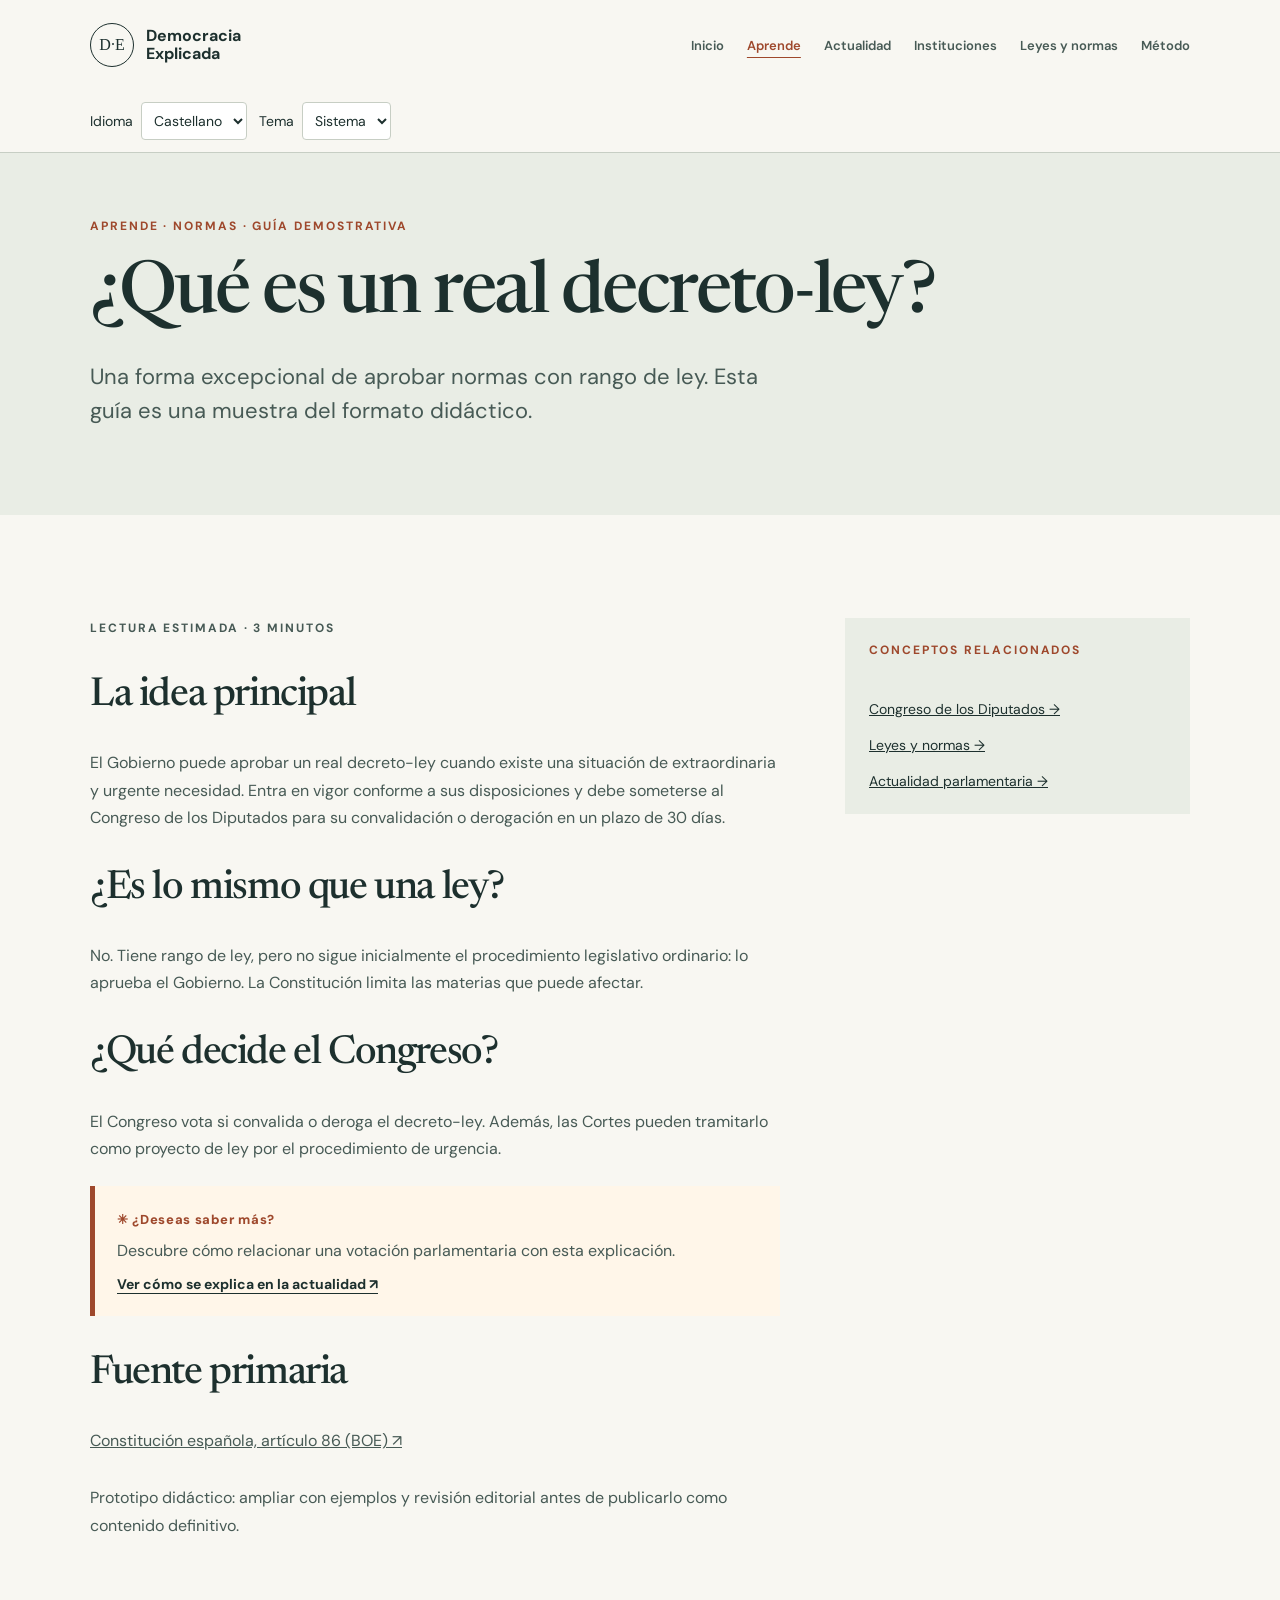
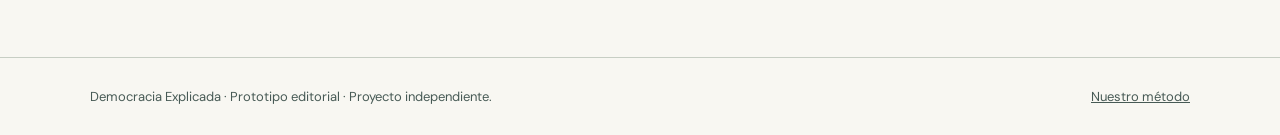
<file: aprende/decreto-ley/index.html>
<!doctype html><html lang="es"><head><meta charset="utf-8"><meta name="viewport" content="width=device-width, initial-scale=1"><meta name="description" content="Guía introductoria sobre el real decreto-ley en España."><title>Qué es un real decreto-ley · Democracia Explicada</title><link rel="stylesheet" href="../../assets/styles.css"><link rel="stylesheet" href="../../assets/prototype.css"><link rel="stylesheet" href="../../assets/preferences.css"><script src="../../assets/theme.js"></script><script defer src="../../assets/locales.js"></script><script defer src="../../assets/preferences.js"></script></head><body><a class="skip" href="#contenido" data-i18n="skip">Saltar al contenido</a><header class="site-header"><div class="container header-inner"><a class="brand" href="../../"><span class="mark">D·E</span><span>Democracia<br>Explicada</span></a><nav aria-label="Navegación principal"><a href="../../" data-i18n="home">Inicio</a><a href="../../aprende/" aria-current="page" data-i18n="learn">Aprende</a><a href="../../actualidad/" data-i18n="news">Actualidad</a><a href="../../instituciones/" data-i18n="institutions">Instituciones</a><a href="../../normas/" data-i18n="laws">Leyes y normas</a><a href="../../metodo/" data-i18n="method">Método</a></nav></div><div class="container preferences" lang="es"><label><span data-i18n="language">Idioma</span><select id="language"><option value="es" lang="es">Castellano</option><option value="ca" lang="ca">Català</option><option value="gl" lang="gl">Galego</option><option value="eu" lang="eu">Euskara</option><option value="ca-valencia" lang="ca-valencia">Valencià</option><option value="en" lang="en">English</option></select></label><label><span data-i18n="theme">Tema</span><select id="theme"><option value="system" data-i18n="system">Sistema</option><option value="light" data-i18n="light">Claro</option><option value="dark" data-i18n="dark">Oscuro</option></select></label></div></header><div class="translation-notice" role="status" hidden></div><main id="contenido" lang="es"><section class="page-intro compact"><div class="container"><p class="eyebrow">Aprende · Normas · Guía demostrativa</p><h1>¿Qué es un real decreto-ley?</h1><p class="lead">Una forma excepcional de aprobar normas con rango de ley. Esta guía es una muestra del formato didáctico.</p></div></section><section class="section"><div class="container article-layout"><article class="prose"><p class="eyebrow">Lectura estimada · 3 minutos</p><h2>La idea principal</h2><p>El Gobierno puede aprobar un real decreto-ley cuando existe una situación de extraordinaria y urgente necesidad. Entra en vigor conforme a sus disposiciones y debe someterse al Congreso de los Diputados para su convalidación o derogación en un plazo de 30 días.</p><h2>¿Es lo mismo que una ley?</h2><p>No. Tiene rango de ley, pero no sigue inicialmente el procedimiento legislativo ordinario: lo aprueba el Gobierno. La Constitución limita las materias que puede afectar.</p><h2>¿Qué decide el Congreso?</h2><p>El Congreso vota si convalida o deroga el decreto-ley. Además, las Cortes pueden tramitarlo como proyecto de ley por el procedimiento de urgencia.</p><aside class="know-more"><span class="know-label">✳ ¿Deseas saber más?</span><p>Descubre cómo relacionar una votación parlamentaria con esta explicación.</p><a href="../../actualidad/">Ver cómo se explica en la actualidad ↗</a></aside><h2>Fuente primaria</h2><p><a href="https://www.boe.es/buscar/act.php?id=BOE-A-1978-31229" target="_blank" rel="noopener noreferrer">Constitución española, artículo 86 (BOE) ↗</a></p><p class="source-note">Prototipo didáctico: ampliar con ejemplos y revisión editorial antes de publicarlo como contenido definitivo.</p></article><aside class="article-sidebar"><p class="eyebrow">Conceptos relacionados</p><a href="../../instituciones/">Congreso de los Diputados →</a><a href="../../normas/">Leyes y normas →</a><a href="../../actualidad/">Actualidad parlamentaria →</a></aside></div></section></main><footer class="site-footer"><div class="container footer-inner"><p>Democracia Explicada · Prototipo editorial · Proyecto independiente.</p><a href="../../metodo/" data-i18n="ourMethod">Nuestro método</a></div></footer></body></html>
</file>
<file: assets/styles.css>
@import url('https://fonts.googleapis.com/css2?family=DM+Sans:wght@400;500;600;700&family=Newsreader:opsz,wght@6..72,400;6..72,500;6..72,600&display=swap');
:root{font-family:'DM Sans',Arial,sans-serif;color:var(--text);background:var(--background)}*{box-sizing:border-box}body{margin:0}a{color:inherit}a:focus-visible{outline:3px solid var(--accent);outline-offset:4px}.container{width:min(1100px,calc(100% - 40px));margin:auto}.narrow{max-width:770px}.skip{position:absolute;top:-100px;left:12px;background:var(--surface);padding:12px;z-index:2}.skip:focus{top:12px}.site-header{border-bottom:1px solid var(--border)}.header-inner{display:flex;align-items:center;justify-content:space-between;gap:24px;min-height:90px}.brand{display:flex;align-items:center;gap:12px;text-decoration:none;font-weight:700;line-height:1.1}.mark{display:grid;place-items:center;width:44px;height:44px;border:1px solid var(--text);border-radius:50%;font:16px Georgia,serif}nav{display:flex;gap:clamp(15px,3vw,38px);flex-wrap:wrap}nav a{text-decoration:none;font-size:14px;font-weight:600;color:var(--muted)}nav a:hover,nav a[aria-current]{color:var(--accent)}nav a[aria-current]{text-decoration:underline;text-underline-offset:7px}.hero,.page-intro{background:var(--intro);padding:clamp(65px,8vw,115px) 0}.hero-grid{display:grid;grid-template-columns:1.7fr .7fr;gap:clamp(35px,7vw,95px);align-items:end}.eyebrow{text-transform:uppercase;letter-spacing:.16em;font-size:12px;font-weight:700;color:var(--accent);margin:0 0 24px}h1,h2,h3,p{margin-top:0}h1,h2,h3{font-family:Newsreader,Georgia,serif;font-weight:500;letter-spacing:-.035em}h1{font-size:clamp(52px,7vw,90px);line-height:1.03;margin-bottom:28px}h1 em{color:var(--accent);font-weight:400}.page-intro h1{font-size:clamp(48px,6vw,76px)}.lead{font-size:clamp(18px,2vw,22px);line-height:1.55;color:var(--muted);max-width:680px}.actions{display:flex;align-items:center;gap:28px;flex-wrap:wrap;margin-top:36px}.button{background:var(--button);color:white;padding:16px 24px;text-decoration:none;border-radius:3px;font-size:14px;font-weight:700}.button:hover{background:var(--button-hover)}.text-link,.card a,.aside a{font-size:14px;font-weight:700;text-decoration:none;border-bottom:1px solid currentColor;padding-bottom:4px}.text-link:hover,.card a:hover,.aside a:hover{color:var(--accent)}.aside{border-top:1px solid var(--border);padding-top:22px;max-width:320px}.aside h2{font-size:28px;margin:34px 0 12px}.aside p{line-height:1.65;color:var(--muted)}.section{padding:clamp(65px,8vw,110px) 0}.section-heading{max-width:650px;margin-bottom:36px}.section-heading h2,.band h2{font-size:clamp(34px,4.5vw,58px);line-height:1.1}.section-heading p{line-height:1.6;color:var(--muted)}.cards{display:grid;grid-template-columns:repeat(2,1fr);gap:18px}.cards.three{grid-template-columns:repeat(3,1fr)}.card{background:var(--surface);border:1px solid var(--border);padding:clamp(24px,3vw,38px);min-height:275px;display:flex;flex-direction:column;align-items:flex-start}.card-index{font-size:12px;color:var(--accent);letter-spacing:.1em;text-transform:uppercase;font-weight:700}.card h3{font-size:clamp(29px,3vw,40px);line-height:1.08;margin:34px 0 12px}.card p{line-height:1.65;color:var(--muted)}.card a{margin-top:auto}.band{background:#193c35;color:#f8f7f2;padding:65px 0}.band-inner{display:grid;grid-template-columns:1.2fr .8fr;gap:70px;align-items:end}.band .eyebrow{color:#e6b99d}.band p:last-child{line-height:1.7;color:#d0dfd4}.site-footer{border-top:1px solid var(--border);padding:30px 0;color:var(--muted);font-size:13px}.footer-inner{display:flex;justify-content:space-between;gap:15px;flex-wrap:wrap}.footer-inner p{margin:0}.empty{background:var(--surface);border-left:4px solid var(--accent);padding:clamp(28px,5vw,55px)}.empty h2,.prose h2{font-size:40px}.empty p:not(.eyebrow),.prose p,.source-note{line-height:1.7;color:var(--muted)}.source-note{margin-top:30px}.principles{padding-left:24px}.principles li{padding:0 0 19px 8px;line-height:1.7;color:var(--muted)}.principles strong{color:var(--text)}@media(max-width:760px){.header-inner{align-items:flex-start;flex-direction:column;padding:19px 0}.hero-grid,.band-inner,.cards,.cards.three{grid-template-columns:1fr}.aside{max-width:none}.card{min-height:225px}.band-inner{gap:18px}}@media(prefers-reduced-motion:reduce){html{scroll-behavior:auto}}
</file>
<file: assets/prototype.css>
/* Estilos del borrador híbrido. Se cargan sobre los estilos originales. */
.header-inner{padding-block:12px}.header-inner nav{gap:clamp(10px,1.8vw,24px)}.header-inner nav a{font-size:13px}.hero{background:linear-gradient(125deg,var(--intro),var(--intro-end))}.hero h1{max-width:850px}.hero .aside{background:var(--warm);padding:24px;border:1px solid var(--border);max-width:380px}.compact{padding:65px 0}.compact h1{font-size:clamp(42px,6vw,72px)}.know-more{background:var(--warm);border-left:5px solid var(--accent);padding:22px;margin:24px 0;color:var(--text)}.know-label{font-size:13px;letter-spacing:.05em;font-weight:800;color:var(--accent)}.know-more p{margin:10px 0;line-height:1.5}.know-more a{font-size:14px;font-weight:700;text-decoration:underline;text-underline-offset:4px}.light-link{color:white;font-weight:700}.learning-path{list-style:none;counter-reset:steps;padding:0;display:grid;gap:12px;margin-bottom:80px}.learning-path li{display:flex;justify-content:space-between;gap:16px;flex-wrap:wrap;background:var(--surface);border:1px solid var(--border);padding:22px}.learning-path span{color:var(--muted)}.article-layout{display:grid;grid-template-columns:minmax(0,2fr) minmax(220px,1fr);gap:65px}.prose h2{margin-top:38px}.article-sidebar{align-self:start;background:var(--intro);padding:24px;display:grid;gap:18px}.article-sidebar a{font-size:14px}.card{min-height:245px}@media(max-width:850px){.article-layout{grid-template-columns:1fr}.header-inner nav{gap:14px}.hero-grid{grid-template-columns:1fr}.hero .aside{max-width:none}}
</file>
<file: assets/preferences.css>
:root{color-scheme:light;--text:#1d302e;--background:#f8f7f2;--surface:#fff;--muted:#475a55;--border:#c7cec4;--intro:#e9ede5;--intro-end:#f5eee3;--warm:#fff6e9;--accent:#9e482c;--button:#1d4037;--button-hover:#2c594c}
:root[data-theme="dark"]{color-scheme:dark;--text:#e8eee9;--background:#121c19;--surface:#1c2924;--muted:#bdcdc2;--border:#52655a;--intro:#203129;--intro-end:#2d2b23;--warm:#302a20;--accent:#f0ad88;--button:#285547;--button-hover:#326b59}
.preferences{display:flex;gap:12px;flex-wrap:wrap;padding-block:12px;align-items:center}.preferences label{display:flex;gap:8px;align-items:center;font-size:14px}.preferences select{font:inherit;padding:8px;max-width:100%;border:1px solid var(--border);border-radius:4px;background:var(--surface);color:var(--text)}select:focus-visible{outline:3px solid var(--accent);outline-offset:3px}.translation-notice{padding:14px 20px;border-bottom:1px solid var(--border);background:var(--warm);color:var(--text);font-size:14px}.translation-notice[hidden]{display:none}
</file>
